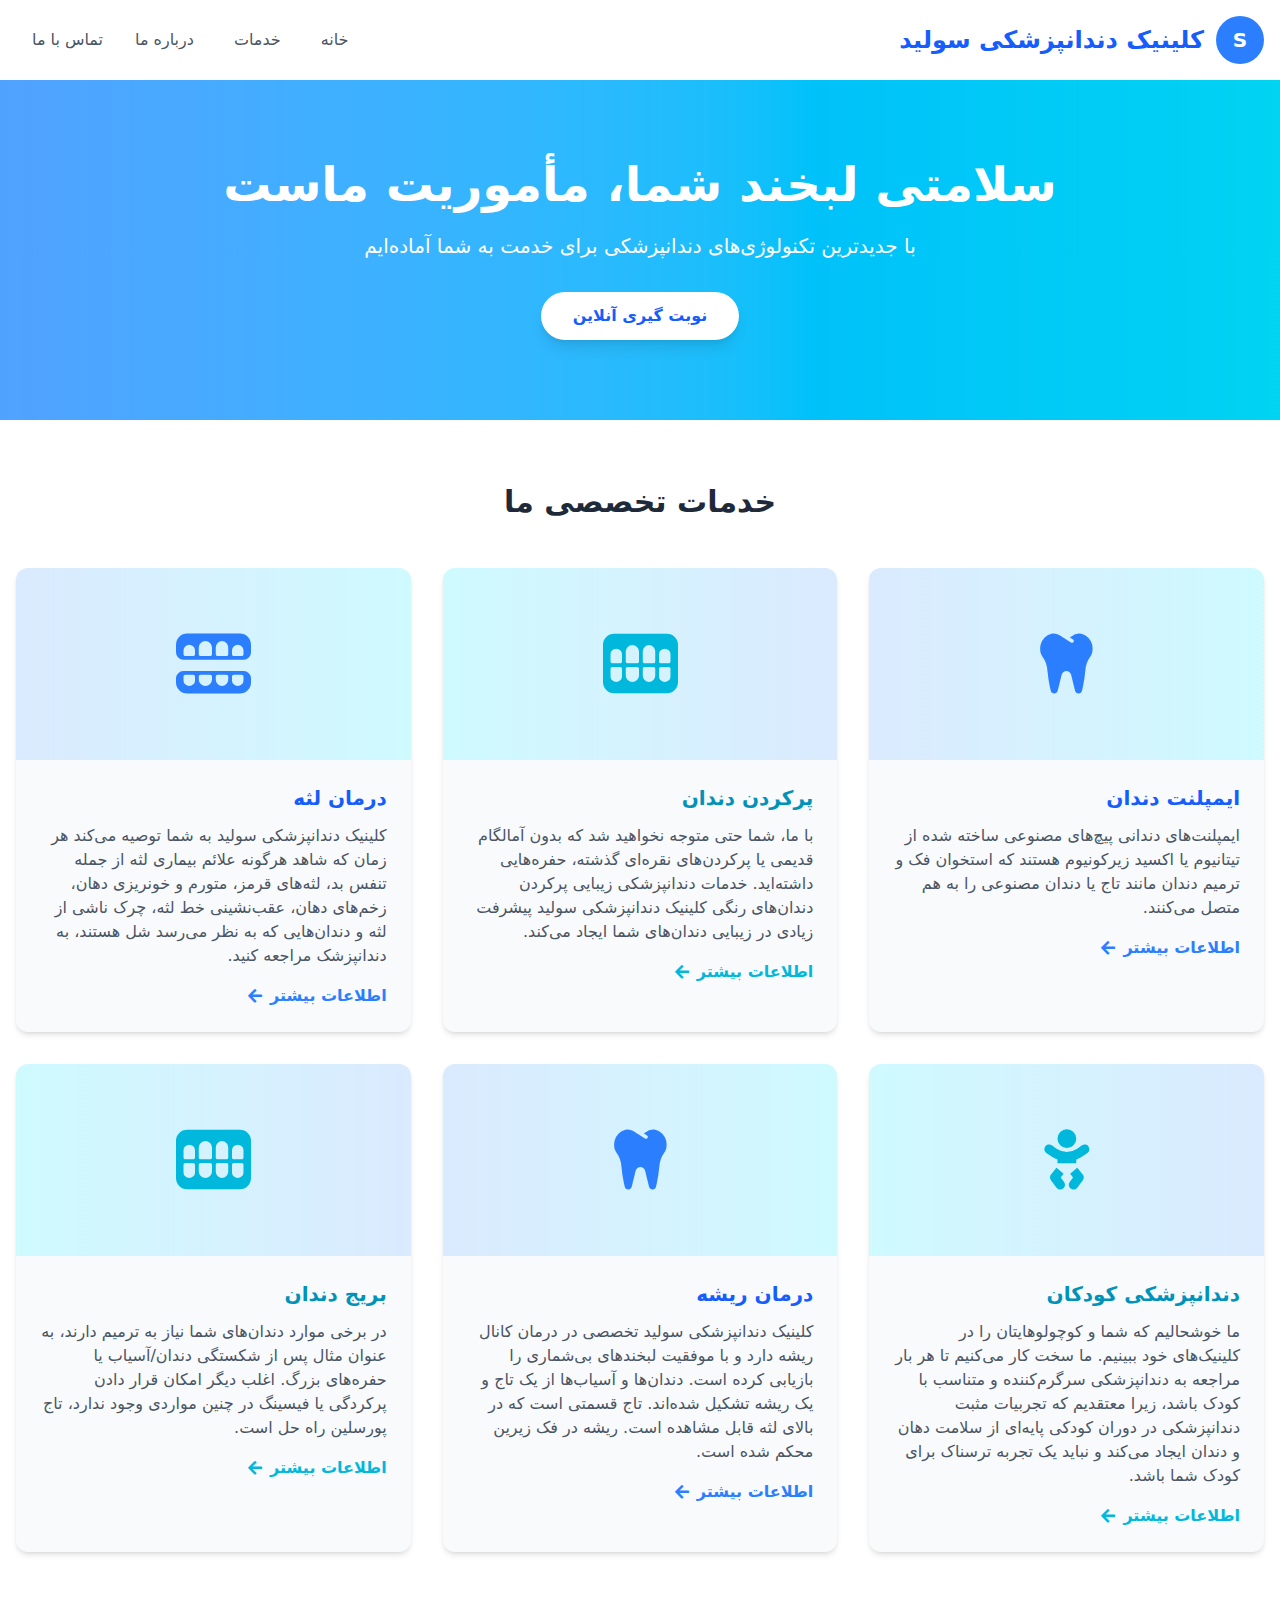
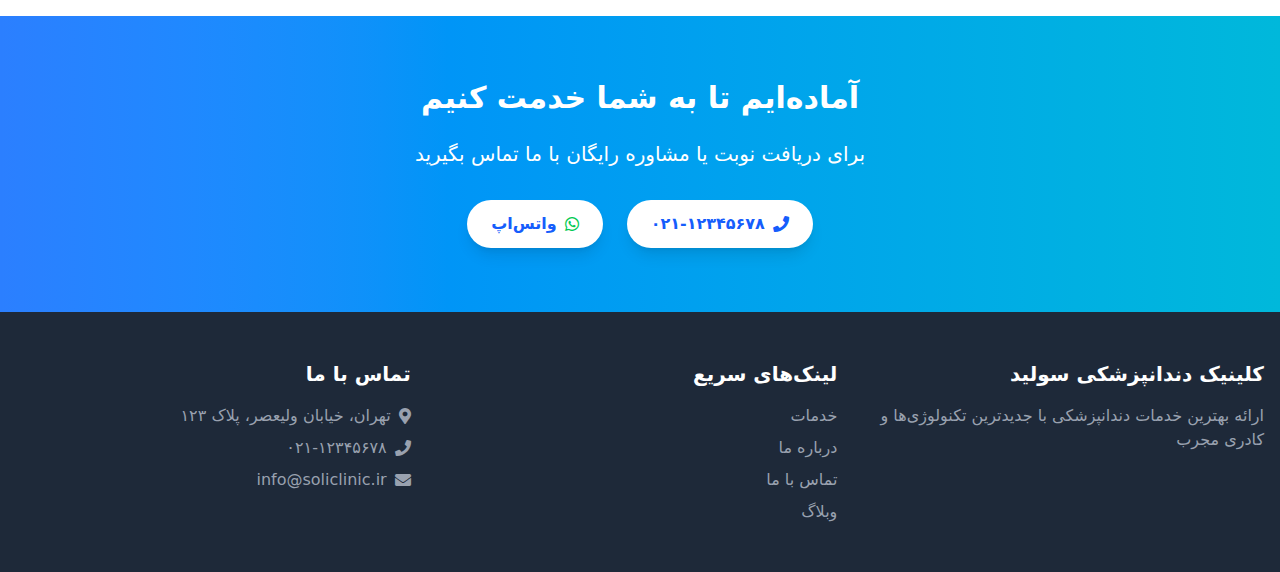
<file: public/DENT.html>
<!DOCTYPE html>
<html lang="fa" dir="rtl">

<head>
    <meta charset="UTF-8">
    <meta name="viewport" content="width=device-width, initial-scale=1.0">
    <title>کلینیک دندانپزشکی سولید</title>
    <link rel="stylesheet" href="../fontawesome-free-5.15.4-web/css/all.min.css">
    <link rel="stylesheet" href="../src/output.css">
    <link
        href="https://fonts.googleapis.com/css2?family=Vazirmatn:wght@100;200;300;400;500;600;700;800;900&display=swap"
        rel="stylesheet">
    <script>
        tailwind.config = {
            theme: {
                extend: {
                    colors: {
                        primary: '#0ea5e9',
                        secondary: '#64748b',
                        accent: '#06b6d4',
                    },
                    fontFamily: {
                        vazir: ['Vazirmatn', 'sans-serif'],
                    }
                }
            }
        }
    </script>
    <style type="text/tailwindcss">
        @layer utilities {
            .text-gradient {
                @apply bg-gradient-to-r from-blue-500 to-cyan-500 bg-clip-text text-transparent;
            }
        }
    </style>
</head>

<body class="font-vazir bg-gray-50 text-gray-800">
    <!-- هدر -->
    <header class="bg-white shadow-md">
        <div class="container mx-auto px-4 py-4 flex justify-between items-center">
            <div class="flex items-center">
                <div
                    class="w-12 h-12 bg-blue-500 rounded-full flex items-center justify-center text-white font-bold text-xl">
                    S</div>
                <h1 class="mr-3 text-2xl font-bold text-blue-600">کلینیک دندانپزشکی سولید</h1>
            </div>

            <nav class="hidden md:flex space-x-2 space-x-reverse">
                <a href="#" class="px-4 py-2 text-gray-600 hover:text-blue-500 transition">خانه</a>
                <a href="#" class="px-4 py-2 text-gray-600 hover:text-blue-500 transition">خدمات</a>
                <a href="#" class="px-4 py-2 text-gray-600 hover:text-blue-500 transition">درباره ما</a>
                <a href="#" class="px-4 py-2 text-gray-600 hover:text-blue-500 transition">تماس با ما</a>
            </nav>

            <button class="md:hidden text-gray-600">
                <i class="fas fa-bars text-xl"></i>
            </button>
        </div>
    </header>

    <!-- بخش هیرو -->
    <section class="bg-gradient-to-r from-blue-400 to-cyan-400 text-white py-20">
        <div class="container mx-auto px-4 text-center">
            <h2 class="text-4xl md:text-5xl font-bold mb-6">سلامتی لبخند شما، مأموریت ماست</h2>
            <p class="text-xl mb-8">با جدیدترین تکنولوژی‌های دندانپزشکی برای خدمت به شما آماده‌ایم</p>
            <button
                class="bg-white text-blue-600 px-8 py-3 rounded-full font-bold shadow-lg hover:bg-gray-100 transition">نوبت
                گیری آنلاین</button>
        </div>
    </section>

    <!-- بخش خدمات -->
    <section class="py-16 bg-white">
        <div class="container mx-auto px-4">
            <h2 class="text-3xl font-bold text-center mb-12 text-gradient">خدمات تخصصی ما</h2>

            <div class="grid grid-cols-1 md:grid-cols-2 lg:grid-cols-3 gap-8">
                <!-- کارت ایمپلنت -->
                <div
                    class="bg-gray-50 rounded-xl shadow-md overflow-hidden transition-transform duration-300 hover:shadow-lg hover:-translate-y-2">
                    <div class="h-48 bg-gradient-to-r from-blue-100 to-cyan-100 flex items-center justify-center">
                        <i class="fas fa-tooth text-6xl text-blue-500"></i>
                    </div>
                    <div class="p-6">
                        <h3 class="text-xl font-bold mb-3 text-blue-600">ایمپلنت دندان</h3>
                        <p class="text-gray-600 mb-4">ایمپلنت‌های دندانی پیچ‌های مصنوعی ساخته شده از تیتانیوم یا اکسید
                            زیرکونیوم هستند که استخوان فک و ترمیم دندان مانند تاج یا دندان مصنوعی را به هم متصل می‌کنند.
                        </p>
                        <a href="#" class="text-blue-500 font-semibold flex items-center">
                            اطلاعات بیشتر
                            <i class="fas fa-arrow-left mr-2"></i>
                        </a>
                    </div>
                </div>

                <!-- کارت پرکردن دندان -->
                <div
                    class="bg-gray-50 rounded-xl shadow-md overflow-hidden transition-transform duration-300 hover:shadow-lg hover:-translate-y-2">
                    <div class="h-48 bg-gradient-to-r from-cyan-100 to-blue-100 flex items-center justify-center">
                        <i class="fas fa-teeth text-6xl text-cyan-500"></i>
                    </div>
                    <div class="p-6">
                        <h3 class="text-xl font-bold mb-3 text-cyan-600">پرکردن دندان</h3>
                        <p class="text-gray-600 mb-4">با ما، شما حتی متوجه نخواهید شد که بدون آمالگام قدیمی یا
                            پرکردن‌های نقره‌ای گذشته، حفره‌هایی داشته‌اید. خدمات دندانپزشکی زیبایی پرکردن دندان‌های رنگی
                            کلینیک دندانپزشکی سولید پیشرفت زیادی در زیبایی دندان‌های شما ایجاد می‌کند.</p>
                        <a href="#" class="text-cyan-500 font-semibold flex items-center">
                            اطلاعات بیشتر
                            <i class="fas fa-arrow-left mr-2"></i>
                        </a>
                    </div>
                </div>

                <!-- کارت درمان لثه -->
                <div
                    class="bg-gray-50 rounded-xl shadow-md overflow-hidden transition-transform duration-300 hover:shadow-lg hover:-translate-y-2">
                    <div class="h-48 bg-gradient-to-r from-blue-100 to-cyan-100 flex items-center justify-center">
                        <i class="fas fa-teeth-open text-6xl text-blue-500"></i>
                    </div>
                    <div class="p-6">
                        <h3 class="text-xl font-bold mb-3 text-blue-600">درمان لثه</h3>
                        <p class="text-gray-600 mb-4">کلینیک دندانپزشکی سولید به شما توصیه می‌کند هر زمان که شاهد هرگونه
                            علائم بیماری لثه از جمله تنفس بد، لثه‌های قرمز، متورم و خونریزی دهان، زخم‌های دهان،
                            عقب‌نشینی خط لثه، چرک ناشی از لثه و دندان‌هایی که به نظر می‌رسد شل هستند، به دندانپزشک
                            مراجعه کنید.</p>
                        <a href="#" class="text-blue-500 font-semibold flex items-center">
                            اطلاعات بیشتر
                            <i class="fas fa-arrow-left mr-2"></i>
                        </a>
                    </div>
                </div>

                <!-- کارت دندانپزشکی کودکان -->
                <div
                    class="bg-gray-50 rounded-xl shadow-md overflow-hidden transition-transform duration-300 hover:shadow-lg hover:-translate-y-2">
                    <div class="h-48 bg-gradient-to-r from-cyan-100 to-blue-100 flex items-center justify-center">
                        <i class="fas fa-baby text-6xl text-cyan-500"></i>
                    </div>
                    <div class="p-6">
                        <h3 class="text-xl font-bold mb-3 text-cyan-600">دندانپزشکی کودکان</h3>
                        <p class="text-gray-600 mb-4">ما خوشحالیم که شما و کوچولوهایتان را در کلینیک‌های خود ببینیم. ما
                            سخت کار می‌کنیم تا هر بار مراجعه به دندانپزشکی سرگرم‌کننده و متناسب با کودک باشد، زیرا
                            معتقدیم که تجربیات مثبت دندانپزشکی در دوران کودکی پایه‌ای از سلامت دهان و دندان ایجاد می‌کند
                            و نباید یک تجربه ترسناک برای کودک شما باشد.</p>
                        <a href="#" class="text-cyan-500 font-semibold flex items-center">
                            اطلاعات بیشتر
                            <i class="fas fa-arrow-left mr-2"></i>
                        </a>
                    </div>
                </div>

                <!-- کارت درمان ریشه -->
                <div
                    class="bg-gray-50 rounded-xl shadow-md overflow-hidden transition-transform duration-300 hover:shadow-lg hover:-translate-y-2">
                    <div class="h-48 bg-gradient-to-r from-blue-100 to-cyan-100 flex items-center justify-center">
                        <i class="fas fa-tooth text-6xl text-blue-500"></i>
                    </div>
                    <div class="p-6">
                        <h3 class="text-xl font-bold mb-3 text-blue-600">درمان ریشه</h3>
                        <p class="text-gray-600 mb-4">کلینیک دندانپزشکی سولید تخصصی در درمان کانال ریشه دارد و با موفقیت
                            لبخندهای بی‌شماری را بازیابی کرده است. دندان‌ها و آسیاب‌ها از یک تاج و یک ریشه تشکیل
                            شده‌اند. تاج قسمتی است که در بالای لثه قابل مشاهده است. ریشه در فک زیرین محکم شده است.</p>
                        <a href="#" class="text-blue-500 font-semibold flex items-center">
                            اطلاعات بیشتر
                            <i class="fas fa-arrow-left mr-2"></i>
                        </a>
                    </div>
                </div>

                <!-- کارت بریج دندان -->
                <div
                    class="bg-gray-50 rounded-xl shadow-md overflow-hidden transition-transform duration-300 hover:shadow-lg hover:-translate-y-2">
                    <div class="h-48 bg-gradient-to-r from-cyan-100 to-blue-100 flex items-center justify-center">
                        <i class="fas fa-teeth text-6xl text-cyan-500"></i>
                    </div>
                    <div class="p-6">
                        <h3 class="text-xl font-bold mb-3 text-cyan-600">بریج دندان</h3>
                        <p class="text-gray-600 mb-4">در برخی موارد دندان‌های شما نیاز به ترمیم دارند، به عنوان مثال پس
                            از شکستگی دندان/آسیاب یا حفره‌های بزرگ. اغلب دیگر امکان قرار دادن پرکردگی یا فیسینگ در چنین
                            مواردی وجود ندارد، تاج پورسلین راه حل است.</p>
                        <a href="#" class="text-cyan-500 font-semibold flex items-center">
                            اطلاعات بیشتر
                            <i class="fas fa-arrow-left mr-2"></i>
                        </a>
                    </div>
                </div>
            </div>
        </div>
    </section>

    <!-- بخش تماس -->
    <section class="py-16 bg-gradient-to-r from-blue-500 to-cyan-500 text-white">
        <div class="container mx-auto px-4 text-center">
            <h2 class="text-3xl font-bold mb-6">آماده‌ایم تا به شما خدمت کنیم</h2>
            <p class="text-xl mb-8">برای دریافت نوبت یا مشاوره رایگان با ما تماس بگیرید</p>
            <div class="flex flex-col md:flex-row justify-center items-center gap-6">
                <a href="tel:+982112345678"
                    class="bg-white text-blue-600 px-6 py-3 rounded-full font-bold shadow-lg hover:bg-gray-100 transition flex items-center">
                    <i class="fas fa-phone ml-2"></i>
                    ۰۲۱-۱۲۳۴۵۶۷۸
                </a>
                <a href="https://wa.me/989121234567"
                    class="bg-white text-blue-600 px-6 py-3 rounded-full font-bold shadow-lg hover:bg-gray-100 transition flex items-center">
                    <i class="fab fa-whatsapp ml-2 text-green-500"></i>
                    واتس‌اپ
                </a>
            </div>
        </div>
    </section>

    <!-- فوتر -->
    <footer class="bg-gray-800 text-white py-12">
        <div class="container mx-auto px-4">
            <div class="grid grid-cols-1 md:grid-cols-3 gap-8">
                <div>
                    <h3 class="text-xl font-bold mb-4">کلینیک دندانپزشکی سولید</h3>
                    <p class="text-gray-400">ارائه بهترین خدمات دندانپزشکی با جدیدترین تکنولوژی‌ها و کادری مجرب</p>
                </div>

                <div>
                    <h3 class="text-xl font-bold mb-4">لینک‌های سریع</h3>
                    <ul class="space-y-2">
                        <li><a href="#" class="text-gray-400 hover:text-white transition">خدمات</a></li>
                        <li><a href="#" class="text-gray-400 hover:text-white transition">درباره ما</a></li>
                        <li><a href="#" class="text-gray-400 hover:text-white transition">تماس با ما</a></li>
                        <li><a href="#" class="text-gray-400 hover:text-white transition">وبلاگ</a></li>
                    </ul>
                </div>

                <div>
                    <h3 class="text-xl font-bold mb-4">تماس با ما</h3>
                    <address class="text-gray-400 not-italic">
                        <p class="flex items-center mb-2">
                            <i class="fas fa-map-marker-alt ml-2"></i>
                            تهران، خیابان ولیعصر، پلاک ۱۲۳
                        </p>
                        <p class="flex items-center mb-2">
                            <i class="fas fa-phone ml-2"></i>
                            ۰۲۱-۱۲۳۴۵۶۷۸
                        </p>
                        <p class="flex items-center">
                            <i class="fas fa-envelope ml-2"></i>
                            info@soliclinic.ir
                        </p>
                    </address>
                </div>
            </div>
        </div>
    </footer>
</body>

</html>
</file>
